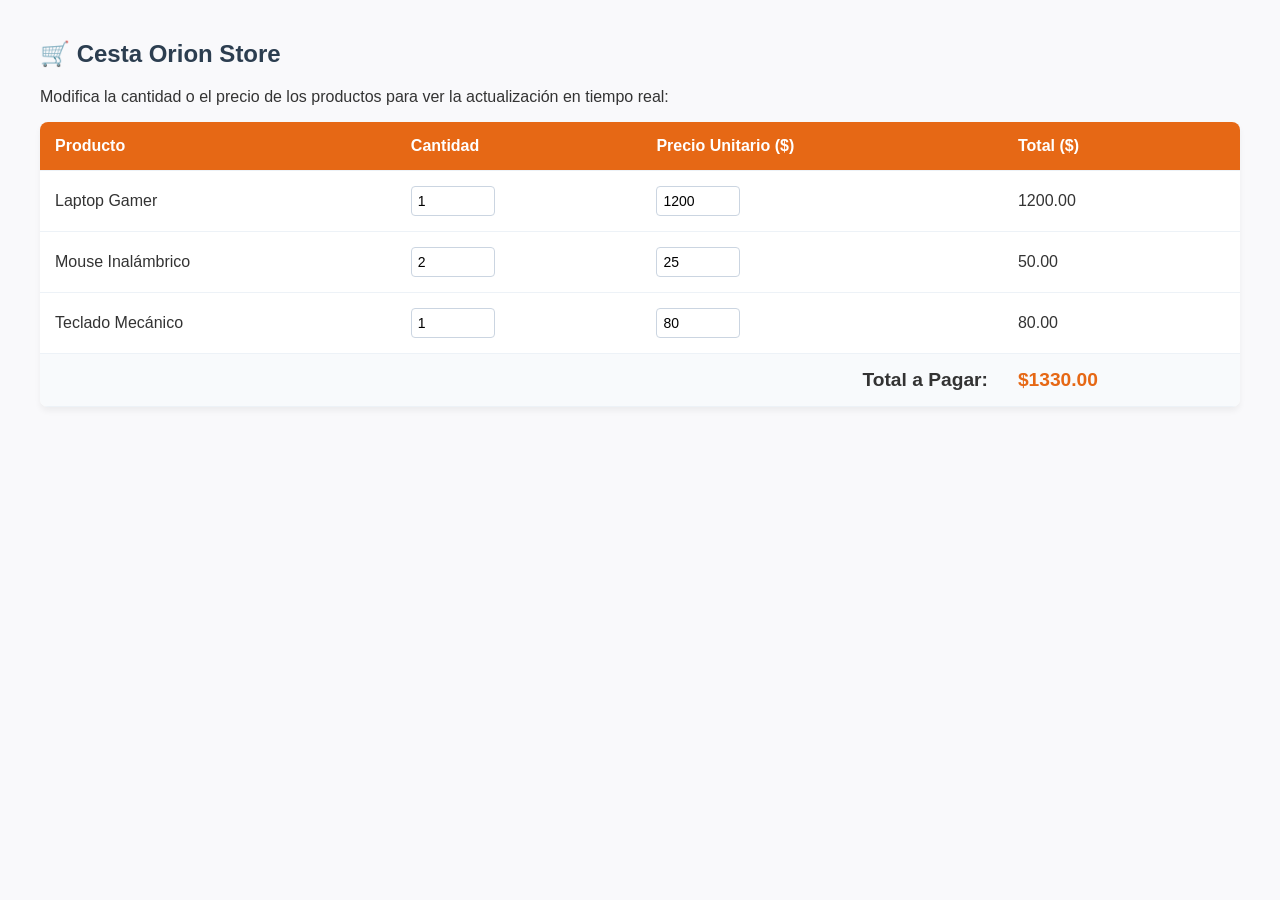
<file: Cesta.html>
<!DOCTYPE html>
<html lang="es">
<head>
    <meta charset="UTF-8">
    <meta name="viewport" content="width=device-width, initial-scale=1.0">
    <title>Cesta Orion Store </title>
    <style>
        body {
            font-family: 'Segoe UI', Tahoma, Geneva, Verdana, sans-serif;
            margin: 40px;
            background-color: #f9f9fb;
            color: #333;
        }
        h2 {
            color: #2c3e50;
        }
        table {
            width: 100%;
            border-collapse: collapse;
            background-color: #fff;
            border-radius: 8px;
            overflow: hidden;
            box-shadow: 0 4px 6px rgba(0,0,0,0.05);
        }
        th, td {
            padding: 15px;
            text-align: left;
            border-bottom: 1px solid #edf2f7;
        }
        th {
            background-color: #e66815;
            color: white;
            font-weight: 600;
        }
        input[type="number"] {
            width: 70px;
            padding: 6px;
            border: 1px solid #cbd5e1;
            border-radius: 4px;
            font-size: 14px;
        }
        .total-row {
            font-weight: bold;
            font-size: 1.2em;
            background-color: #f8fafc;
        }
        .grand-total {
            color: #e66815;
        }
    </style>
</head>
<body>

    <h2>🛒 Cesta Orion Store </h2>
    <p>Modifica la cantidad o el precio de los productos para ver la actualización en tiempo real:</p>

    <table>
        <thead>
            <tr>
                <th>Producto</th>
                <th>Cantidad</th>
                <th>Precio Unitario ($)</th>
                <th>Total ($)</th>
            </tr>
        </thead>
        <tbody>
            <tr class="producto-fila">
                <td>Laptop Gamer</td>
                <td><input type="number" class="cantidad" value="1" min="0"></td>
                <td><input type="number" class="precio" value="1200" min="0" step="0.01"></td>
                <td class="total-producto">1200.00</td>
            </tr>
            <tr class="producto-fila">
                <td>Mouse Inalámbrico</td>
                <td><input type="number" class="cantidad" value="2" min="0"></td>
                <td><input type="number" class="precio" value="25" min="0" step="0.01"></td>
                <td class="total-producto">50.00</td>
            </tr>
            <tr class="producto-fila">
                <td>Teclado Mecánico</td>
                <td><input type="number" class="cantidad" value="1" min="0"></td>
                <td><input type="number" class="precio" value="80" min="0" step="0.01"></td>
                <td class="total-producto">80.00</td>
            </tr>
            <tr class="total-row">
                <td colspan="3" style="text-align: right;">Total a Pagar:</td>
                <td class="grand-total">$<span id="total-general">1330.00</span></td>
            </tr>
        </tbody>
    </table>

    <script>
        // Función principal que calcula los totales
        function calcularCarrito() {
            let totalGeneral = 0;
            
            // Obtenemos todas las filas de productos
            const filas = document.querySelectorAll('.producto-fila');
            
            filas.forEach(fila => {
                // Capturamos los inputs y el campo de total de cada fila
                const cantidadInput = fila.querySelector('.cantidad');
                const precioInput = fila.querySelector('.precio');
                const totalProductoTd = fila.querySelector('.total-producto');
                
                // Convertimos los valores a números (asegurando 0 si están vacíos)
                const cantidad = parseFloat(cantidadInput.value) || 0;
                const precio = parseFloat(precioInput.value) || 0;
                
                // Calculamos el subtotal de este producto
                const subtotal = cantidad * precio;
                
                // Mostramos el subtotal en la tabla con 2 decimales
                totalProductoTd.textContent = subtotal.toFixed(2);
                
                // Lo sumamos al total acumulado general
                totalGeneral += subtotal;
            });
            
            // Actualizamos el total general en la parte inferior
            document.getElementById('total-general').textContent = totalGeneral.toFixed(2);
        }

        // Escuchamos cualquier cambio en la tabla (tanto en cantidad como en precio)
        document.querySelector('table').addEventListener('input', calcularCarrito);
    </script>

</body>
</html>
</file>
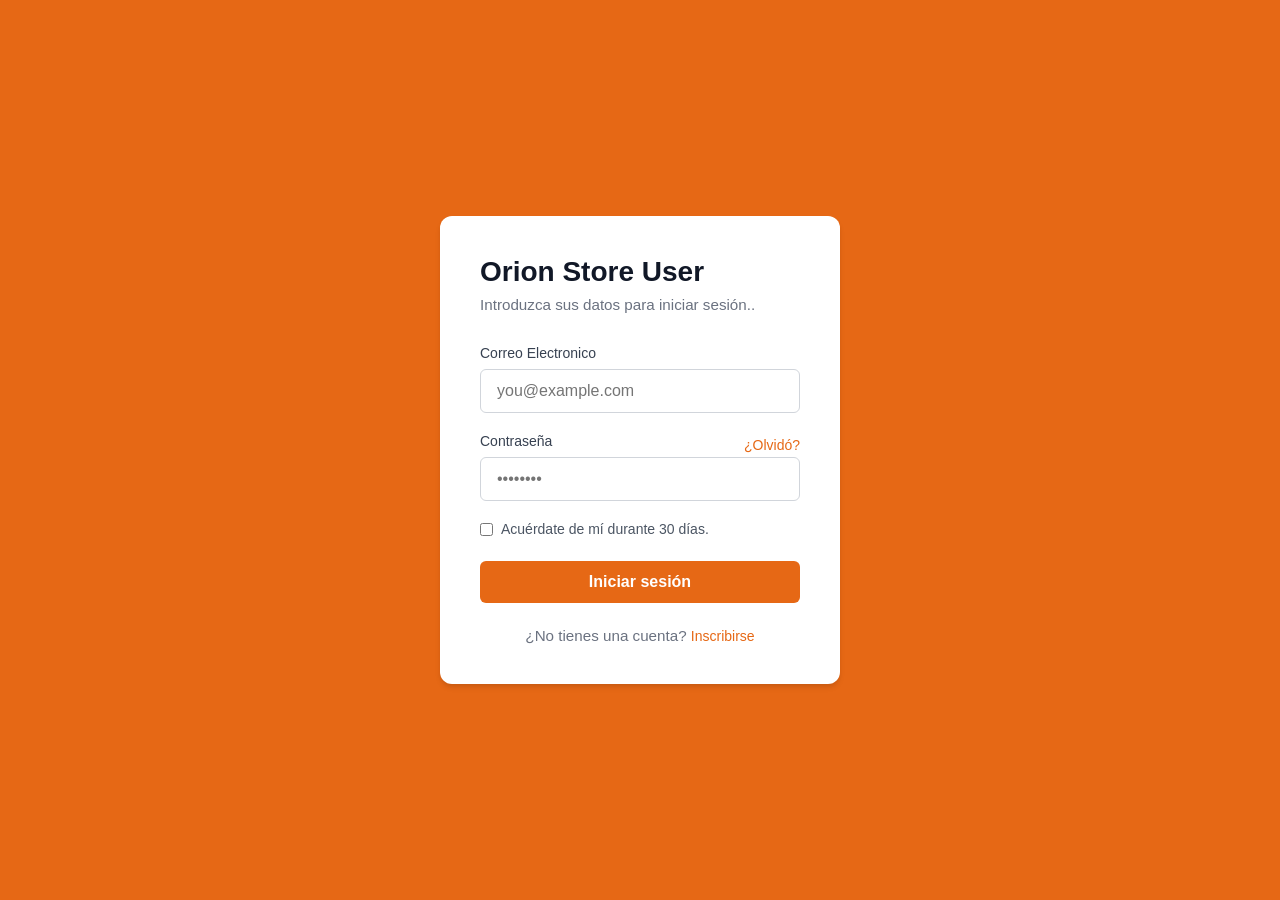
<file: Login.html>
<!DOCTYPE html>
<html lang="en">
<head>
    <meta charset="UTF-8">
    <meta name="viewport" content="width=device-width, initial-scale=1.0">
    <title>Iniciar Sesion</title>
    <link rel="stylesheet" href="style.css">
</head>
<body>
    <div class="login-container">
        <h2>Orion Store User</h2>
        <p>Introduzca sus datos para iniciar sesión..</p>
        
        <form action="/login-endpoint" method="POST">
            <div class="input-group">
                <label for="email">Correo Electronico</label>
                <input type="email" id="email" name="email" required placeholder="you@example.com">
            </div>
            
            <div class="input-group">
                <div class="password-label-row">
                    <label for="password">Contraseña</label>
                    <a href="#" class="forgot-password">¿Olvidó?</a>
                </div>
                <input type="password" id="password" name="password" required placeholder="••••••••">
            </div>
            
            <div class="remember-me">
                <input type="checkbox" id="remember" name="remember">
                <label for="remember">Acuérdate de mí durante 30 días.</label>
            </div>
            
            <button type="submit" class="btn-submit">Iniciar sesión</button>
        </form>
        
        <div class="login-footer">
            <p>¿No tienes una cuenta? <a href="#">Inscribirse</a></p>
        </div>
    </div>
</body>
</html>
</file>
<file: style.css>
/* Reset and Base Styles */
* {
    margin: 0;
    padding: 0;
    box-sizing: border-box;
    font-family: -apple-system, BlinkMacSystemFont, "Segoe UI", Roboto, Helvetica, Arial, sans-serif;
}

body {
    background-color: #e66815;
    display: flex;
    justify-content: center;
    align-items: center;
    min-height: 100vh;
}

/* Card Container */
.login-container {
    background-color: #ffffff;
    padding: 2.5rem;
    border-radius: 12px;
    box-shadow: 0 4px 6px -1px rgba(0, 0, 0, 0.1), 0 2px 4px -1px rgba(0, 0, 0, 0.06);
    width: 100%;
    max-width: 400px;
}

h2 {
    color: #111827;
    font-size: 1.75rem;
    font-weight: 700;
    margin-bottom: 0.5rem;
}

p {
    color: #6b7280;
    font-size: 0.95rem;
    margin-bottom: 2rem;
}

/* Form Grouping */
.input-group {
    margin-bottom: 1.25rem;
}

label {
    display: block;
    margin-bottom: 0.5rem;
    color: #374151;
    font-size: 0.875rem;
    font-weight: 500;
}

.password-label-row {
    display: flex;
    justify-content: space-between;
    align-items: center;
}

/* Inputs */
input[type="email"],
input[type="password"] {
    width: 100%;
    padding: 0.75rem 1rem;
    border: 1px solid #d1d5db;
    border-radius: 6px;
    font-size: 1rem;
    transition: border-color 0.2s, box-shadow 0.2s;
}

input[type="email"]:focus,
input[type="password"]:focus {
    outline: none;
    border-color: #4f46e5;
    box-shadow: 0 0 0 3px rgba(79, 70, 229, 0.1);
}

/* Remember Me & Links */
.remember-me {
    display: flex;
    align-items: center;
    gap: 0.5rem;
    margin-bottom: 1.5rem;
}

.remember-me label {
    margin-bottom: 0;
    color: #4b5563;
    cursor: pointer;
}

.remember-me input {
    cursor: pointer;
}

a {
    color: #e66815;
    text-decoration: none;
    font-size: 0.875rem;
    font-weight: 500;
}

a:hover {
    text-decoration: underline;
}

/* Button */
.btn-submit {
    width: 100%;
    padding: 0.75rem;
    background-color: #e66815;
    color: white;
    border: none;
    border-radius: 6px;
    font-size: 1rem;
    font-weight: 600;
    cursor: pointer;
    transition: background-color 0.2s;
}

.btn-submit:hover {
    background-color: #4338ca;
}

/* Footer */
.login-footer {
    margin-top: 1.5rem;
    text-align: center;
}

.login-footer p {
    margin-bottom: 0;
}
</file>
